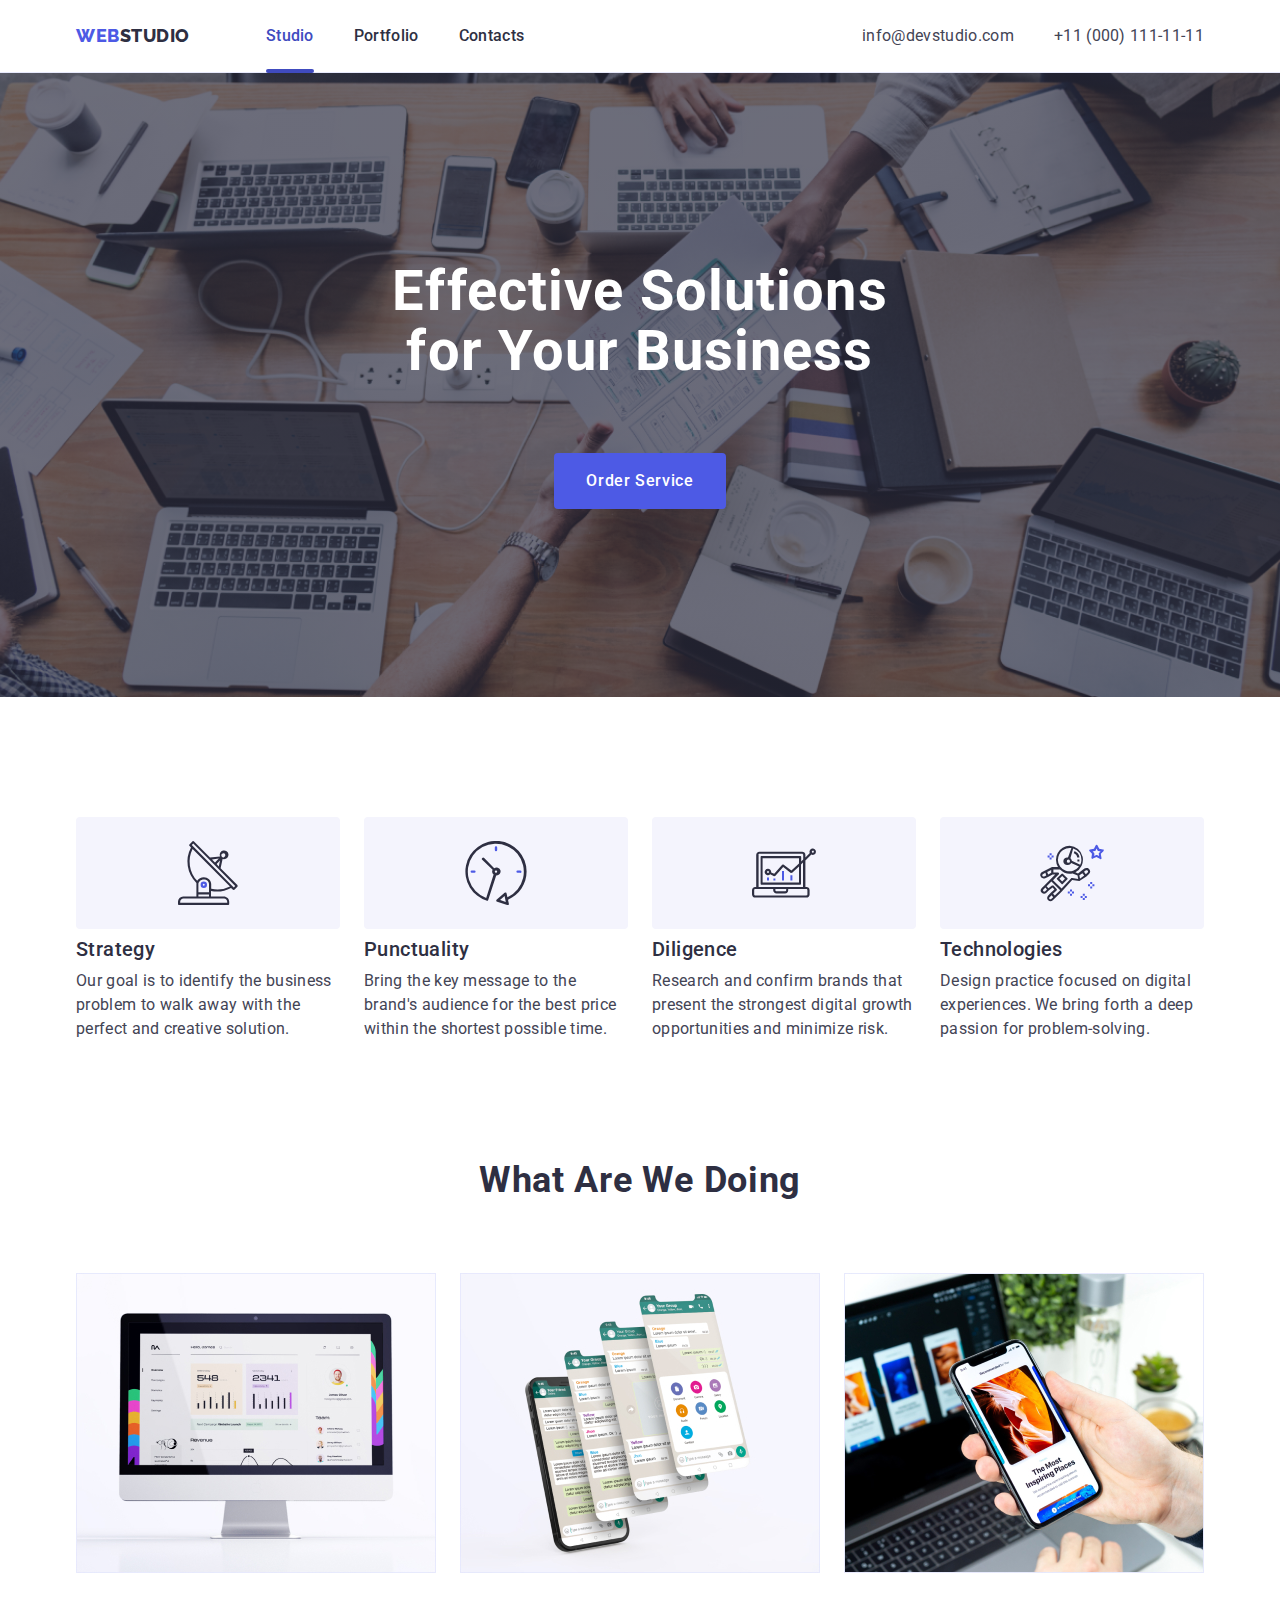
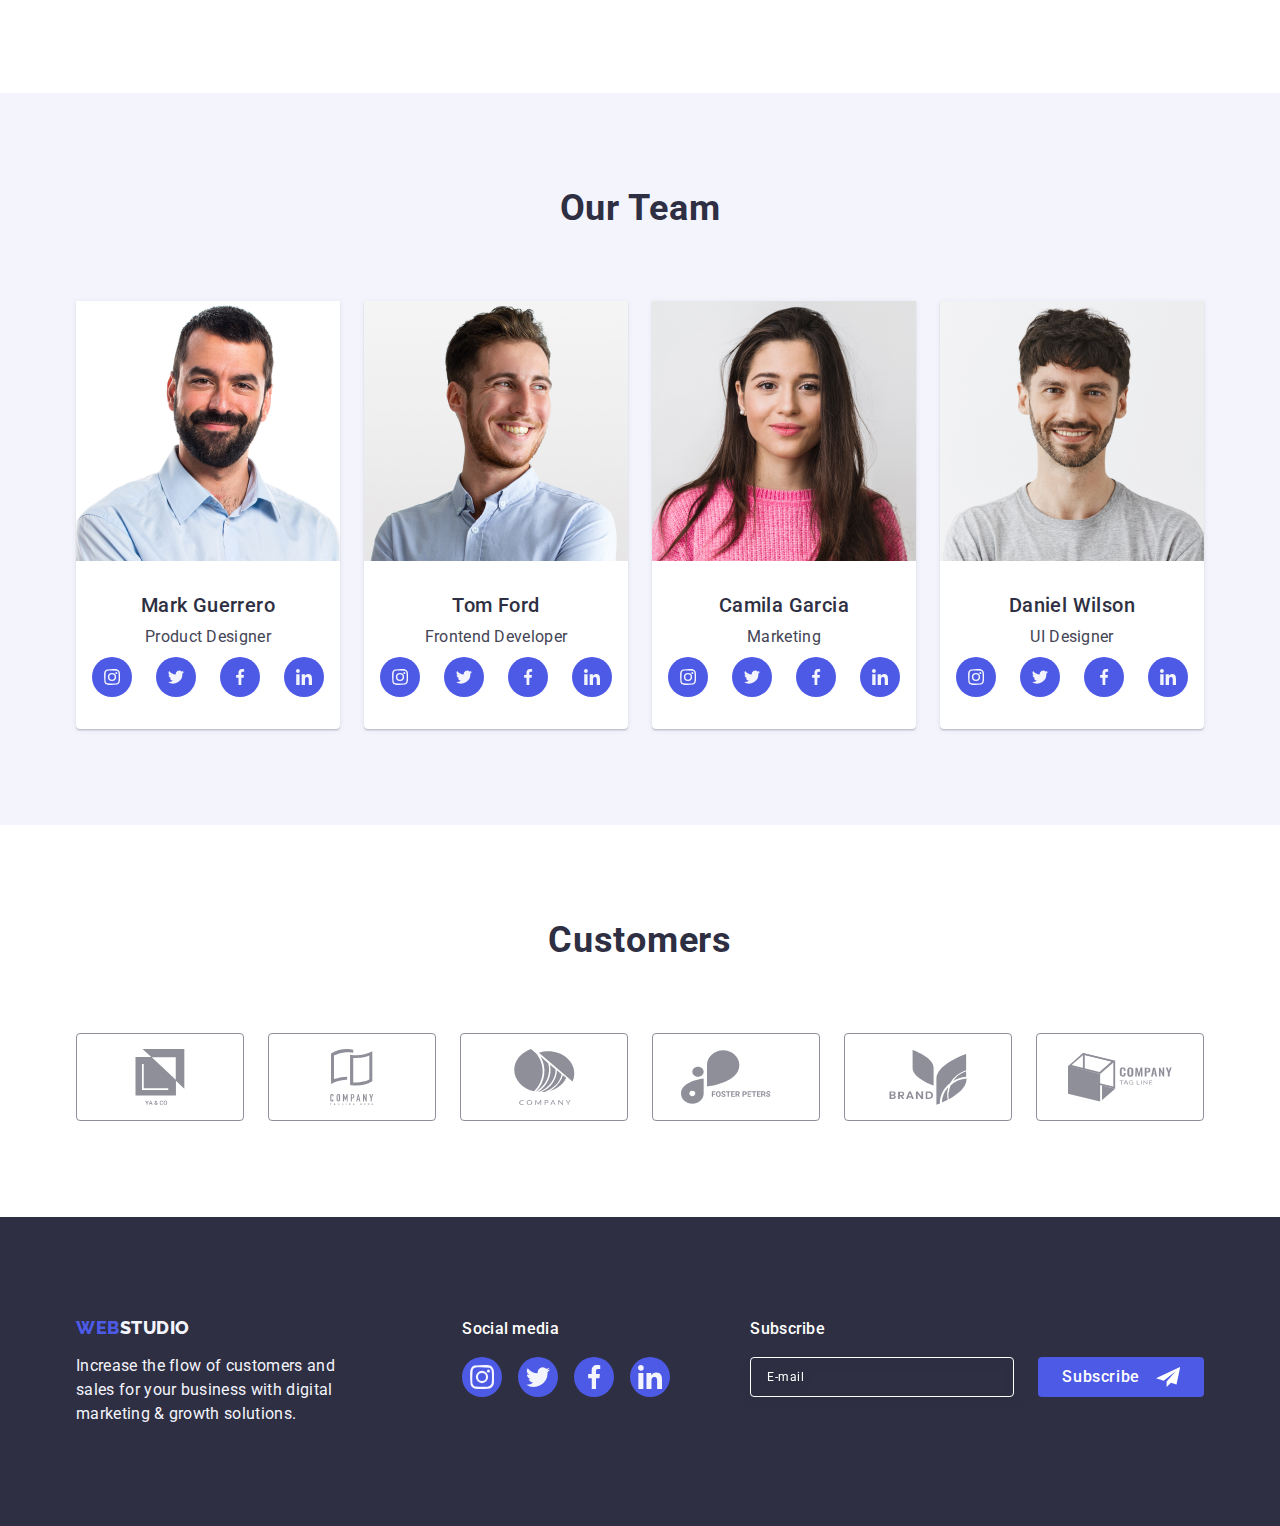
<file: index.html>
<!DOCTYPE html>
<html lang="en">
<head>
    <meta charset="UTF-8">
    <meta http-equiv="X-UA-Compatible" content="IE=edge">
    <meta name="viewport" content="width=device-width, initial-scale=1.0">
    <title>Document</title>

    <link rel="preconnect" href="https://fonts.googleapis.com">
    <link rel="preconnect" href="https://fonts.gstatic.com" crossorigin>
    <link href="https://fonts.googleapis.com/css2?family=Montserrat:wght@400;600&family=Raleway:wght@600;800&family=Roboto:wght@400;500;700&display=swap" rel="stylesheet">
    <link rel="stylesheet" href="https://cdnjs.cloudflare.com/ajax/libs/modern-normalize/2.0.0/modern-normalize.min.css">
    <link rel="stylesheet" href="./css/style.css">  
    <link rel="stylesheet" href="./css/media.css">
</head>
     
<body>
    <header class="header">

        <div class="display container">
            <nav class="nav-menu">
                <a class="logo link" href="./index.html">Web<span class="logo-upper">Studio</span></a>
            
                <ul class="menu-list list">
                    <li><a class="nav-bar current link" href="./index.html">Studio</a></li>
                    <li><a class="nav-bar link" href="./portfolio.html">Portfolio</a></li>
                    <li><a class="nav-bar link" href="">Contacts</a></li>
                </ul>
            </nav>
             
            <address class="address">
                <ul class="contact-list list">
                    <li><a class="contact link" href="mailto:info@devstudio.com">info@devstudio.com</a></li>
                    <li><a class="contact link" href="tel:+110001111111">+11 (000) 111-11-11</a></li>
                </ul>
            </address>

        
            <button type="button" class="menu-btn" data-menu-open><svg class="menu-icon" width="32" height="22">
                <use href="./images/icons.svg#icon-menu-hamburger-2-1"></use>
            </svg></button>
         
        </div>

        <div class="mob-menu is-hidden" data-menu>
           <div>
             <button type="button" class="menu-close" data-menu-close>
                 <svg class="close-icon" width="8" height="8">
                     <use href="./images/icons.svg#icon-Vector-1"></use>
                 </svg>
             </button>
            
             <ul class="menu-bar-list list">
                 <li class="menu-bar-item"><a class="menu-bar-link current link" href="./index.html">Studio</a></li>
                 <li class="menu-bar-item"><a class="menu-bar-link link" href="./portfolio.html">Portfolio</a></li>
                 <li class="menu-bar-item"><a class="menu-bar-link link" href="">Contacts</a></li>
             </ul>
           </div>

           <div>
             <ul class="menu-contact-list list">
                 <li><a class="menu-contact-tel link" href="tel:+110001111111">+11 (000) 111-11-11</a></li>
                 <li><a class="menu-contact-mail link" href="mailto:info@devstudio.com">info@devstudio.com</a></li>
            </ul>
            
             <ul class="menu-soc-list list">
                 <li class="menu-soc-icon"><a href="" class="menu-soc-link link" target="_blank" rel="noopener noreferrer">
                         <svg class="soc-icon" width="16" height="16">
                             <use href="./images/icons.svg#icon-instagram"></use>
                         </svg> </a></li>
                 <li class="menu-soc-icon"><a href="" class="menu-soc-link link" target="_blank" rel="noopener noreferrer">
                         <svg class="soc-icon" width="16" height="16">
                             <use href="./images/icons.svg#icon-twitter"></use>
                         </svg> </a></li>
                 <li class="menu-soc-icon"><a href="" class="menu-soc-link link" target="_blank" rel="noopener noreferrer">
                         <svg class="soc-icon" width="16" height="16">
                             <use href="./images/icons.svg#icon-facebook"></use>
                         </svg> </a></li>
                 <li class="menu-soc-icon"><a href="" class="menu-soc-link link" target="_blank" rel="noopener noreferrer">
                         <svg class="soc-icon" width="16" height="16">
                             <use href="./images/icons.svg#icon-linkedin"></use>
                         </svg> </a></li>
             </ul>
           </div>
        </div> 
    </header>

    <main>

        <section class="main-page">
            <div class="first-section container">
                <h1 class="main-page-title">Effective Solutions for Your Business</h1>
                <button class="main-page-button" type="button" data-modal-open>Order Service</button>
            </div>
        </section>
    
        <section class="second-section">
            <div class="container">
             <h2 class="visually-hidden solutions">Solutions</h2>
        
             <ul class="solutions-guide list">
                 
                <li class="strategy">
                   <div class="strategy-items"> 
                        <svg class="strategy-icons" width="64" height="64">
                        <use href="./images/icons.svg#icon-antenna"></use>
                        </svg>
                    </div>
                   <h3 class="solutions-title">Strategy</h3>
                     <p class="solutions-text">Our goal is to identify the business problem to walk away with the perfect and creative solution. 
                     </p>
                 </li>
             
                 <li class="strategy">
                    <div class="strategy-items"> 
                        <svg class="strategy-icons" width="64" height="64">
                        <use href="./images/icons.svg#icon-clock"></use>
                    </svg></div>
                     <h3 class="solutions-title">Punctuality</h3>
                     <p class="solutions-text">Bring the key message to the brand's audience for the best price within the shortest possible time.
                     </p>
                 </li>
                         
                 <li class="strategy">
                    <div class="strategy-items"> 
                        <svg class="strategy-icons" width="64" height="64">
                        <use href="./images/icons.svg#icon-diagram"></use>
                    </svg> </div>
                     <h3 class="solutions-title">Diligence</h3>
                     <p class="solutions-text">Research and confirm brands that present the strongest digital growth opportunities and minimize risk.  
                     </p>
                 </li>
             
                 <li class="strategy">
                    <div class="strategy-items"> 
                        <svg class="strategy-icons" width="64" height="64">
                        <use href="./images/icons.svg#icon-astronaut"></use>
                    </svg></div>        
                     <h3 class="solutions-title">Technologies</h3>
                     <p class="solutions-text">Design practice focused on digital experiences. We bring forth a deep passion for problem-solving.
                     </p>
                 </li>
             </ul>
            </div>
        </section>
       
    
        <section class="third-section">
            <div class="container">

             <h2 class="offer list">What are we doing</h2>
        
             <ul class="possibilities list">

                 <li class="block"><img src="./images/section3-1.jpg" alt="Monitor" width="360"></li>
                 <li class="block"><img src="./images/section3-2.jpg" alt="Phone" width="360"></li>
                 <li class="block"><img src="./images/section3-3.jpg" alt="Phone-in-hand" width="360"></li>
             </ul>
            </div>
        </section>
    
        <section class="our-team">
            <div class="container">
                <h2 class="team-title list">Our Team</h2>
            
                <ul class="team-members list">
            
                    <li class="team">
                        <img src="./images/our-team1.jpg" alt="Mark Guerrero" width="264">
                        <div class="hero">
                            <h3 class="team-name">Mark Guerrero</h3>
                            <p class="job-text">Product Designer</p>

                            <ul class="team-soc-list list">
                                <li class="team-soc-icon"><a href="" class="team-soc-link link" target="_blank" rel="noopener noreferrer"> 
                                    <svg class="soc-icon" width="16" height="16">
                                    <use href="./images/icons.svg#icon-instagram"></use>
                                </svg> </a></li>
                                <li class="team-soc-icon"><a href="" class="team-soc-link link" target="_blank" rel="noopener noreferrer"> 
                                    <svg class="soc-icon" width="16" height="16">
                                    <use href="./images/icons.svg#icon-twitter"></use>
                                </svg> </a></li>
                                <li class="team-soc-icon"><a href="" class="team-soc-link link" target="_blank" rel="noopener noreferrer"> 
                                    <svg class="soc-icon" width="16" height="16">
                                    <use href="./images/icons.svg#icon-facebook"></use>
                                </svg> </a></li>
                                <li class="team-soc-icon" ><a href="" class="team-soc-link link" target="_blank" rel="noopener noreferrer"> 
                                    <svg class="soc-icon" width="16" height="16">
                                    <use href="./images/icons.svg#icon-linkedin"></use>
                                </svg> </a></li>
                            </ul>
  
                        </div>
                    </li>
                
                    <li class="team">
                        <img src="./images/our-team2.jpg" alt="Tom Ford" width="264">
                        <div class="hero">
                            <h3 class="team-name">Tom Ford</h3>
                            <p class="job-text">Frontend Developer</p>
                        <ul class="team-soc-list list">
                            <li class="team-soc-icon"><a href="" class="team-soc-link link" target="_blank" rel="noopener noreferrer"> 
                                <svg class="soc-icon" width="16" height="16">
                                <use href="./images/icons.svg#icon-instagram"></use>
                                </svg> </a></li>
                            <li class="team-soc-icon"><a href="" class="team-soc-link link" target="_blank" rel="noopener noreferrer"> 
                                <svg class="soc-icon" width="16" height="16">
                                <use href="./images/icons.svg#icon-twitter"></use>
                            </svg> </a></li>
                            <li class="team-soc-icon"><a href="" class="team-soc-link link" target="_blank" rel="noopener noreferrer"> 
                                <svg class="soc-icon" width="16" height="16">
                                <use href="./images/icons.svg#icon-facebook"></use>
                            </svg> </a></li>
                            <li class="team-soc-icon"><a href="" class="team-soc-link link" target="_blank" rel="noopener noreferrer"> 
                                <svg class="soc-icon" width="16" height="16">
                                <use href="./images/icons.svg#icon-linkedin"></use>
                            </svg> </a></li>
                        </ul>

                        </div> 
                    </li>
                
                    <li class="team">
                        <img src="./images/our-team3.jpg" alt="Camila Garcia" width="264">
                        <div class="hero">
                            <h3 class="team-name">Camila Garcia</h3>
                            <p class="job-text">Marketing</p>
                        <ul class="team-soc-list list">
                            <li class="team-soc-icon"><a href="" class="team-soc-link link" target="_blank" rel="noopener noreferrer"> 
                                <svg class="soc-icon" width="16" height="16">
                                <use href="./images/icons.svg#icon-instagram"></use>
                            </svg> </a></li>
                            <li class="team-soc-icon"><a href="" class="team-soc-link link" target="_blank" rel="noopener noreferrer"> 
                                <svg class="soc-icon" width="16" height="16">
                                <use href="./images/icons.svg#icon-twitter"></use>
                            </svg> </a></li>
                            <li class="team-soc-icon"><a href="" class="team-soc-link link" target="_blank" rel="noopener noreferrer"> 
                                <svg class="soc-icon" width="16" height="16">
                                <use href="./images/icons.svg#icon-facebook"></use>
                            </svg> </a></li>
                            <li class="team-soc-icon"><a href="" class="team-soc-link link" target="_blank" rel="noopener noreferrer"> 
                                <svg class="soc-icon" width="16" height="16">
                                <use href="./images/icons.svg#icon-linkedin"></use>
                            </svg> </a></li>
                        </ul>

                        </div> 
                    </li>
                
                    <li class="team">
                        <img src=".//images/our-team4.jpg" alt="Daniel Wilson" width="264">
                        <div class="hero">
                            <h3 class="team-name">Daniel Wilson</h3>
                            <p class="job-text">UI Designer</p>
                        <ul class="team-soc-list list">
                            <li class="team-soc-icon"><a href="" class="team-soc-link link" target="_blank" rel="noopener noreferrer"> 
                                <svg class="soc-icon" width="16" height="16">
                                <use href="./images/icons.svg#icon-instagram"></use>
                            </svg> </a></li>
                            <li class="team-soc-icon"><a href="" class="team-soc-link link" target="_blank" rel="noopener noreferrer"> 
                                <svg class="soc-icon" width="16" height="16">
                                <use href="./images/icons.svg#icon-twitter"></use>
                            </svg> </a></li>
                            <li class="team-soc-icon"><a href="" class="team-soc-link link" target="_blank" rel="noopener noreferrer"> 
                                <svg class="soc-icon" width="16" height="16">
                                <use href="./images/icons.svg#icon-facebook"></use>
                            </svg> </a></li>
                            <li class="team-soc-icon"><a href="" class="team-soc-link link" target="_blank" rel="noopener noreferrer"> 
                                <svg class="soc-icon" width="16" height="16">
                                <use href="./images/icons.svg#icon-linkedin"></use>
                            </svg> </a></li>
                        </ul>

                        </div>
                    </li>
                </ul>
            </div>
        </section>
   
        <section class="section-five">
            <div class="customers container">
                <h2 class="cust-title">Customers</h2>
                <ul class="about list">
                    <li class="about-link">
                        <a href="" class="customer-link link">
                            <svg class="cust-icon" width="110" height="56">
                                <use href="./images/icons.svg#icon-group"></use>
                            </svg>
                        </a>
                    </li>
                    <li class="about-link">
                        <a href="" class="customer-link link">
                            <svg class="cust-icon" width="110" height="56">
                                <use href="./images/icons.svg#icon-group-1"></use>
                            </svg>
                        </a>
                    </li>
                    <li class="about-link">
                        <a href="" class="customer-link link">
                            <svg class="cust-icon" width="110" height="56">
                                <use href="./images/icons.svg#icon-group-2"></use>
                            </svg>
                        </a>
                    </li>
                    <li class="about-link">
                        <a href="" class="customer-link link">
                            <svg class="cust-icon" width="110" height="56">
                                <use href="./images/icons.svg#icon-group-3"></use>
                            </svg>
                        </a>
                    </li>
                    <li class="about-link">
                        <a href="" class="customer-link link">
                            <svg class="cust-icon" width="110" height="56">
                                <use href="./images/icons.svg#icon-group-5"></use>
                            </svg>
                        </a>
                    </li>
                    <li class="about-link">
                        <a href="" class="customer-link link">
                            <svg class="cust-icon" width="104" height="56">
                                <use href="./images/icons.svg#icon-group-6"></use>
                            </svg>
                        </a>
                    </li>
                </ul>
            </div>
        </section>
        
    </main>

    <footer class="footer">

       <div class="footer-content container">
           <div class="logo-soc-content">
             <div class="logo-box">
                 <a class="logo-bottom link" href="./index.html">Web<span class="logo-lower">Studio</span></a>
                 <p class="footer-text">Increase the flow of customers and sales for your business with digital marketing & growth solutions.
                 </p> 
             </div>
             <div class="social-box">
                 <p class="footer-title">Social media</p>
                 <ul class="footer-soc-list list">
                     <li class="footer-soc-icon"><a href="" class="footer-soc-link link" target="_blank" rel="noopener noreferrer">
                             <svg class="footer-icon" width="24" height="24">
                                 <use href="./images/icons.svg#icon-instagram"></use>
                             </svg> </a></li>
                     <li class="footer-soc-icon"><a href="" class="footer-soc-link link" target="_blank" rel="noopener noreferrer">
                             <svg class="footer-icon" width="24" height="24">
                                 <use href="./images/icons.svg#icon-twitter"></use>
                             </svg> </a></li>
                     <li class="footer-soc-icon"><a href="" class="footer-soc-link link" target="_blank" rel="noopener noreferrer">
                             <svg class="footer-icon" width="24" height="24">
                                 <use href="./images/icons.svg#icon-facebook"></use>
                             </svg> </a></li>
                     <li class="footer-soc-icon"><a href="" class="footer-soc-link link" target="_blank" rel="noopener noreferrer">
                             <svg class="footer-icon" width="24" height="24">
                                 <use href="./images/icons.svg#icon-linkedin"></use>
                             </svg> </a></li>
                 </ul>
             </div>
           </div>

            <div class="modal-box">
                <p class="footer-subscribe">Subscribe</p>
                <form class="footer-form">
                    <label for="user-e-mail" class="footer-modal-label">
                    <input type="email" name="user-e-mail" id="user-e-mail"
                    class="footer-box-input" placeholder="E-mail" required></label>

                    <button type="submit" class="subscribe-btn">Subscribe 
                        <svg class="subscribe-icon" width="24" height="24">
                            <use href="./images/icons.svg#icon-icon-send"></use>
                        </svg> 
                    </button>
                </form>
            </div>
        </div>
    </footer>


    
    <div class="overlay is-hidden" data-modal>
        <div class="modal">
            <button type="button" class="modal-close" data-modal-close>
                <svg class="close-icon" width="8" height="8">
                    <use href="./images/icons.svg#icon-Vector-1"></use>
                </svg>
            </button>
        

            <p class="modal-title">Leave your contacts and we will call you back</p>
        
        <form class="modal-form">
            <div class="input-field">
                    <label for="user-name" class="input-label">Name</label>
                <div class="modal-wrap">
                    <input 
                    type="text" 
                    name="user-name" 
                    id="user-name"
                    class="modal-input" 
                    required>
                    <svg class="modal-icon" width="18" height="24">
                        <use href="./images/icons.svg#icon-person-black"></use>
                    </svg>
                </div>
            </div>
            <div class="input-field">
                <label for="user-phone" class="input-label">Phone</label>
                <div class="modal-wrap">
                    <input type="text" name="user-phone" 
                    id="user-phone" class="modal-input" required>
                    <svg class="modal-icon" width="18" height="24">
                        <use href="./images/icons.svg#icon-Vector-5-1"></use>
                    </svg>
                </div>
            </div>
            <div class="input-field">
                <label for="user-email" class="input-label">Email</label>
                <div class="modal-wrap">
                    <input type="text" name="user-email" 
                    id="user-email" class="modal-input">
                    <svg class="modal-icon" width="18" height="24">
                        <use href="./images/icons.svg#icon-Vector-4-1"></use>
                    </svg>
                </div>
            </div>

            <div class="input-comment">
                <label for="user-comment" class="input-label">Comment</label>
                <textarea name="user-comment" id="user-comment" class="modal-comment" placeholder="Text input"></textarea>
            </div>

            <div class="input-checkbox">
                <input class="modal-check visually-hidden" 
                type="checkbox" 
                id="user-privacy" 
                name="user-privacy" 
                value="true">
                <label for="user-privacy" class="check-text">
                    <span class="checkbox-span">
                        <svg class="check-icon" width="10" height="8">
                            <use href="./images/icons.svg#icon-Vector-3-1"></use>
                        </svg>
                    </span>
                    I accept the terms and conditions of the 
                    <a href="" class="policy-link">Privacy Policy</a>
                </label>
            </div>
            
            <button class="modal-send-btn" type="submit">Send</button>
        
        </form>
        </div>
    </div>
   
    
    <script src="./js/modal.js"></script>
    <script src="./js/menu.js"></script>
</body>
</html>
</file>
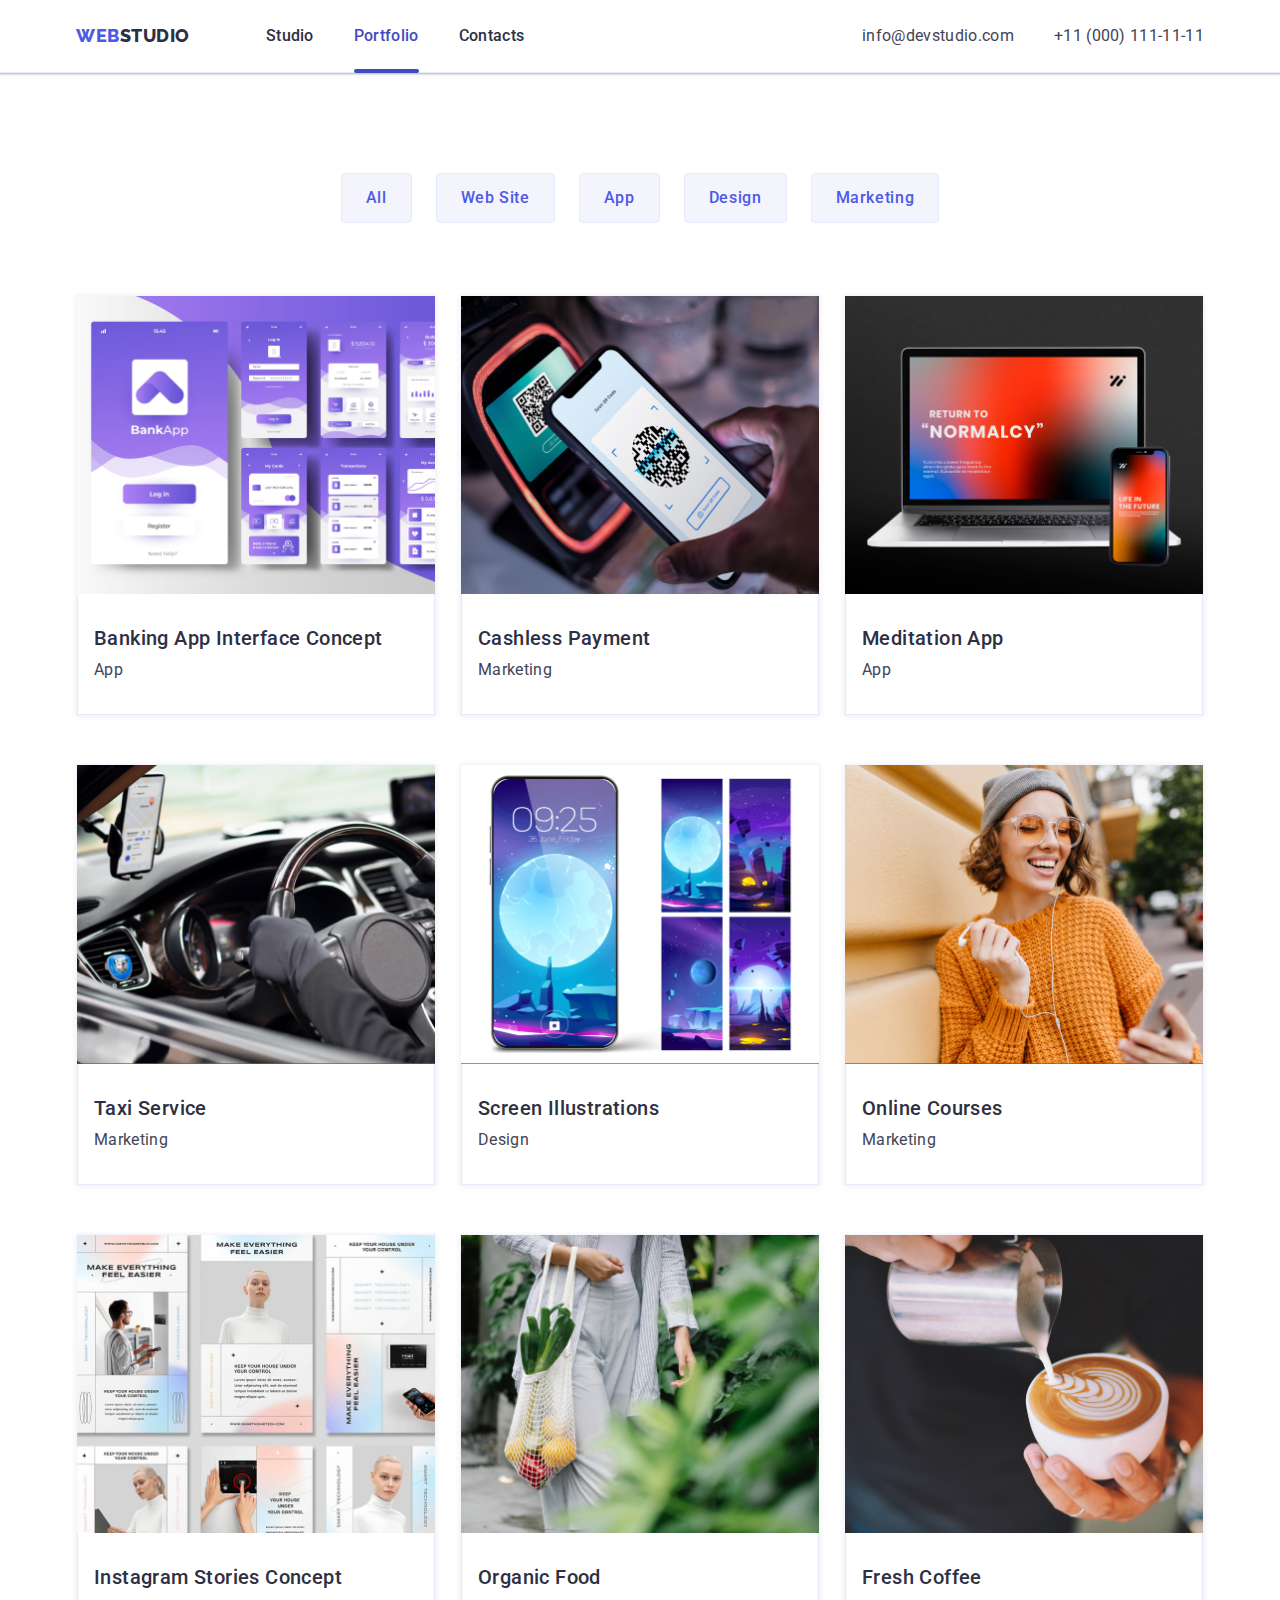
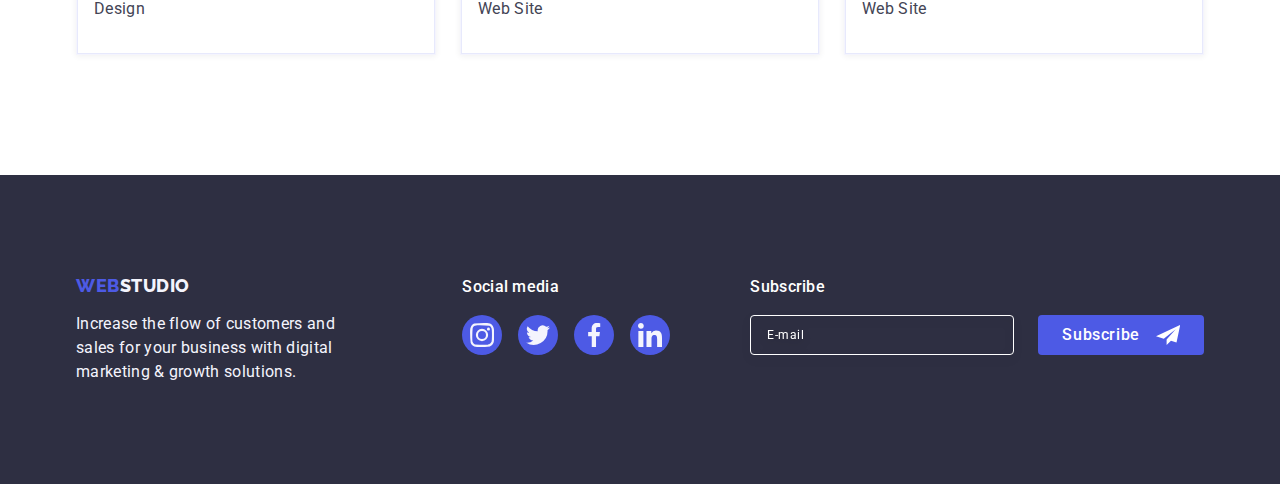
<file: portfolio.html>
<!DOCTYPE html>
<html lang="en">
<head>
    <meta charset="UTF-8">
    <meta http-equiv="X-UA-Compatible" content="IE=edge">
    <meta name="viewport" content="width=device-width, initial-scale=1.0">
    <title>Document</title>
    <link rel="preconnect" href="https://fonts.googleapis.com">
    <link rel="preconnect" href="https://fonts.gstatic.com" crossorigin>
    <link href="https://fonts.googleapis.com/css2?family=Montserrat:wght@400;600&family=Raleway:wght@600;800&family=Roboto:wght@400;500;700&display=swap" rel="stylesheet">
    <link rel="stylesheet" href="https://cdnjs.cloudflare.com/ajax/libs/modern-normalize/2.0.0/modern-normalize.min.css">
    <link rel="stylesheet" href="./css/style.css">
    <link rel="stylesheet" href="./css/media.css">
</head>

<body>
    
    <header class="header">

        <div class="display container">
            <nav class="nav-menu">
                <a class="logo link" href="./index.html">Web<span class="logo-upper">Studio</span></a>
            
                <ul class="menu-list list">
                    <li><a class="nav-bar link" href="./index.html">Studio</a></li>
                    <li><a class="nav-bar current link" href="./portfolio.html">Portfolio</a></li>
                    <li><a class="nav-bar link" href="">Contacts</a></li>
                </ul>
            </nav>
            
            <address class="address">
                <ul class="contact-list list ">
                    <li><a class="contact link" href="mailto:info@devstudio.com">info@devstudio.com</a></li>
                    <li><a class="contact link" href="tel:+110001111111">+11 (000) 111-11-11</a></li>
                </ul>
            </address>

            <button type="button" class="menu-btn" data-menu-open><svg class="menu-icon" width="32" height="22">
                    <use href="./images/icons.svg#icon-menu-hamburger-2-1"></use>
                </svg></button>
        </div>

    </header>

    <main>
        
        <section class="portfolio-section">
            <div class="container">
                <h1 class="visually-hidden">Button</h1>
            
                <ul class="menu-portfolio list">
                    <li><button class="button-portfolio" type="button">All</button></li>
                    <li><button class="button-portfolio" type="button">Web Site</button></li>
                    <li><button class="button-portfolio" type="button">App</button></li>
                    <li><button class="button-portfolio" type="button">Design</button></li>
                    <li><button class="button-portfolio" type="button">Marketing</button></li>
                </ul>
                        
                <ul class="services list">
                    <li class="servis-portfolio">
                        <a class="image-link link" href=""> 
                            <div class="portfolio-cover-wrap">
                                <img src="./images/Portfolio0.jpg" alt="BankingApp" width="360">
                                <p class="portfolio-cover-text">14 Stylish and User-Friendly App Design Concepts · Task Manager App · Calorie Tracker App · Exotic Fruit Ecommerce App ·
                                    Cloud Storage App</p>
                            </div>
                            <div class="tools">
                                <h2 class="services-title">Banking App Interface Concept</h2>
                                <p class="services-text">App</p>
                            </div>
                        </a>
                    </li>
                    <li class="servis-portfolio">
                        <a class="image-link link" href="">
                            <div class="portfolio-cover-wrap">
                                <img src="./images/Portfolio1.jpg" alt="CashlessPayment" width="360">
                                <p class="portfolio-cover-text">14 Stylish and User-Friendly App Design Concepts · Task Manager App · Calorie Tracker
                                    App · Exotic Fruit Ecommerce App · Cloud Storage App</p>
                            </div>
                            <div class="tools">
                                <h2 class="services-title">Cashless Payment</h2>
                                <p class="services-text">Marketing</p>
                            </div>
                        </a>
                    </li>
                    <li class="servis-portfolio">
                        <a class="image-link link" href="">
                            <div class="portfolio-cover-wrap">
                                <img src="./images/Portfolio2.jpg" alt="MeditationApp" width="360">
                                <p class="portfolio-cover-text">14 Stylish and User-Friendly App Design Concepts · Task Manager App · Calorie Tracker
                                    App · Exotic Fruit Ecommerce App ·
                                    Cloud Storage App</p>
                            </div>
                            <div class="tools">
                                <h2 class="services-title">Meditation App</h2>
                                <p class="services-text">App</p>
                            </div>
                        </a>
                    </li>
                    <li class="servis-portfolio">
                        <a class="image-link link" href="">
                            <div class="portfolio-cover-wrap">
                                <img src="./images/Portfolio3.jpg" alt="TaxiService" width="360">
                                <p class="portfolio-cover-text">14 Stylish and User-Friendly App Design Concepts · Task Manager App · Calorie Tracker
                                App · Exotic Fruit Ecommerce App ·
                                Cloud Storage App</p>
                            </div>
                            <div class="tools">
                             <h2 class="services-title">Taxi Service</h2>
                             <p class="services-text">Marketing</p>
                           </div>
                        </a>
                    </li>
                    <li class="servis-portfolio">
                        <a class="image-link link" href="">
                            <div class="portfolio-cover-wrap">
                                <img src="./images/Portfolio4.jpg" alt="ScreenIllustrations" width="360">
                                <p class="portfolio-cover-text">14 Stylish and User-Friendly App Design Concepts · Task Manager App · Calorie Tracker
                                    App · Exotic Fruit Ecommerce App ·
                                    Cloud Storage App</p>
                            </div>
                            <div class="tools">
                                <h2 class="services-title">Screen Illustrations</h2>
                                <p class="services-text">Design</p>
                            </div>
                        </a>
                    </li>
                    <li class="servis-portfolio">
                        <a class="image-link link" href="">
                          <div class="portfolio-cover-wrap">
                              <img src="./images/Portfolio5.jpg" alt="OnlineCourses" width="360">
                              <p class="portfolio-cover-text">14 Stylish and User-Friendly App Design Concepts · Task Manager App · Calorie Tracker
                                  App · Exotic Fruit Ecommerce App ·
                                  Cloud Storage App</p>
                              
                          </div>
                            <div class="tools">
                                <h2 class="services-title">Online Courses</h2>
                                <p class="services-text">Marketing</p>
                            </div>
                        </a>
                    </li>
                    <li class="servis-portfolio">
                        <a class="image-link link" href="">
                            <div class="portfolio-cover-wrap">
                                <img src="./images/Portfolio6.jpg" alt="Instagram" width="360">
                                <p class="portfolio-cover-text">14 Stylish and User-Friendly App Design Concepts · Task Manager App · Calorie Tracker
                                    App · Exotic Fruit Ecommerce App ·
                                    Cloud Storage App</p>
                            </div>
                            <div class="tools"> 
                                <h2 class="services-title">Instagram Stories Concept</h2>
                                <p class="services-text">Design</p>
                            </div>
                        </a>
                    </li>
                    <li class="servis-portfolio">
                        <a class="image-link link" href="">
                            <div class="portfolio-cover-wrap">
                                <img src="./images/Portfolio7.jpg" alt="OrganicFood" width="360">
                                <p class="portfolio-cover-text">14 Stylish and User-Friendly App Design Concepts · Task Manager App · Calorie Tracker
                                    App · Exotic Fruit Ecommerce App ·
                                    Cloud Storage App</p>
                            </div>
                            <div class="tools">    
                                <h2 class="services-title">Organic Food</h2>
                                <p class="services-text">Web Site</p>
                            </div>
                        </a>
                    </li>
                    <li class="servis-portfolio">
                        <a class="image-link link" href="">
                            <div class="portfolio-cover-wrap">
                                <img src="./images/Portfolio8.jpg" alt="FreshCoffee" width="360">
                                <p class="portfolio-cover-text">14 Stylish and User-Friendly App Design Concepts · Task Manager App · Calorie Tracker
                                    App · Exotic Fruit Ecommerce App ·
                                    Cloud Storage App</p>
                            </div>
                            <div class="tools">    
                                <h2 class="services-title">Fresh Coffee</h2>
                                <p class="services-text">Web Site</p>
                            </div>
                        </a>
                    </li>
                </ul>
            </div>
        </section>
        
    </main>

    <footer class="footer">
    
        <div class="footer-content container">
            <div class="logo-soc-content">
                <div class="logo-box">
                    <a class="logo-bottom link" href="./index.html">Web<span class="logo-lower">Studio</span></a>
                    <p class="footer-text">Increase the flow of customers and sales for your business with digital marketing &
                        growth solutions.
                    </p>
                </div>
                
                <div class="social-box">
                    <p class="footer-title">Social media</p>
                    <ul class="footer-soc-list list">
                        <li class="footer-soc-icon"><a href="" class="footer-soc-link link" target="_blank"
                                rel="noopener noreferrer">
                                <svg class="footer-icon" width="24" height="24">
                                    <use href="./images/icons.svg#icon-instagram"></use>
                                </svg> </a></li>
                        <li class="footer-soc-icon"><a href="" class="footer-soc-link link" target="_blank"
                                rel="noopener noreferrer">
                                <svg class="footer-icon" width="24" height="24">
                                    <use href="./images/icons.svg#icon-twitter"></use>
                                </svg> </a></li>
                        <li class="footer-soc-icon"><a href="" class="footer-soc-link link" target="_blank"
                                rel="noopener noreferrer">
                                <svg class="footer-icon" width="24" height="24">
                                    <use href="./images/icons.svg#icon-facebook"></use>
                                </svg> </a></li>
                        <li class="footer-soc-icon"><a href="" class="footer-soc-link link" target="_blank"
                                rel="noopener noreferrer">
                                <svg class="footer-icon" width="24" height="24">
                                    <use href="./images/icons.svg#icon-linkedin"></use>
                                </svg> </a></li>
                    </ul>
            </div>
            </div>

            <div class="modal-box">
                <p class="footer-subscribe">Subscribe</p>
                <form class="footer-form">
                    <label for="user-e-mail" class="footer-modal-label">
                        <input type="email" name="user-e-mail" id="user-e-mail" class="footer-box-input"
                            placeholder="E-mail"></label>
            
                    <button type="submit" class="subscribe-btn">Subscribe
                        <svg class="subscribe-icon" width="24" height="24">
                            <use href="./images/icons.svg#icon-icon-send"></use>
                        </svg>
                    </button>
                </form>
            </div>
        </div>
    
    </footer>

</body>
</html>
</file>
<file: css/style.css>
p,
h1,
h2,
h3 {
  margin: 0;
}
body {
  font-family: "Roboto", sans-serif;
  color: #434455;
  background-color: #ffffff;
}
.container {
  max-width: 426px;
  padding-left: 15px;
  padding-right: 15px;
  margin-left: auto;
  margin-right: auto;
}

.visually-hidden {
  position: absolute;
  width: 1px;
  height: 1px;
  margin: -1px;
  border: 0;
  padding: 0;
  white-space: nowrap;
  clip-path: inset(100%);
  clip: rect(0 0 0 0);
  overflow: hidden;
}
.link {
  text-decoration: none;
}

.list {
  list-style: none;
  padding: 0;
  margin: 0;
}

/* -------header------ */
.header {
  border-bottom: 1px solid #e7e9fc;
  box-shadow: 0px 2px 1px rgba(46, 47, 66, 0.08),
    0px 1px 1px rgba(46, 47, 66, 0.16), 0px 1px 6px rgba(46, 47, 66, 0.08);
}
.display {
  display: flex;
  height: 70px;
}
.nav-menu {
  display: flex;
  align-items: center;
}
.logo {
  font-family: "Raleway", sans-serif;
  font-weight: 800;
  font-size: 18px;
  line-height: 1.17;
  letter-spacing: 0.03em;
  text-transform: uppercase;
  color: #4d5ae5;
}
.menu-btn {
  margin-left: auto;
  background-color: #ffffff;
  border: none;
}
.logo-upper {
  color: #2e2f42;
}
.logo-lower {
  color: #f4f4fd;
}
.nav-bar {
  display: none;
}
.menu-list {
  display: none;
}
.contact-list {
  display: none;
}

.menu-icon {
  stroke: #2e2f42;
}
/* -----------mob-menu------------ */
.mob-menu {
  width: 100vw;
  height: 100vh;
  position: fixed;
  top: 0;
  background-color: #ffffff;
  padding: 24px 24px 40px 40px;
  display: flex;
  flex-direction: column;
  justify-content: space-between;
  overflow: auto;
}
.menu-close {
  display: flex;
  align-items: center;
  justify-content: center;
  top: 24px;
  right: 24px;
  width: 24px;
  height: 24px;
  border-radius: 50%;
  background: #e7e9fc;
  border: 1px solid rgba(0, 0, 0, 0.1);
  margin-left: auto;
  margin-bottom: 32px;
  transition: background-color 250ms cubic-bezier(0.4, 0, 0.2, 1),
    border 250ms cubic-bezier(0.4, 0, 0.2, 1);
}

.menu-bar-item {
  margin-bottom: 40px;
}
.menu-bar-link {
  font-size: 36px;
  font-weight: 700;
  line-height: 40px;
  letter-spacing: 0.72px;
  color: #2e2f42;
}

.menu-contact-tel {
  display: block;
  color: #4d5ae5;
  font-size: 36px;
  font-family: Roboto;
  font-weight: 700;
  line-height: 40px;
  letter-spacing: 0.72px;
  text-transform: capitalize;
  margin-bottom: 40px;
}
.menu-contact-mail {
  display: block;
  color: #434455;
  font-size: 20px;
  font-family: Roboto;
  font-weight: 500;
  line-height: 24px;
  letter-spacing: 0.4px;
  margin-bottom: 48px;
}

.menu-soc-list {
  display: flex;
  justify-content: space-around;
  gap: 24px;
}
.menu-soc-icon {
  width: 40px;
  height: 40px;
}
.menu-soc-link {
  width: 100%;
  height: 100%;
  background-color: #4d5ae5;
  border-radius: 50%;
  display: flex;
  align-items: center;
  justify-content: center;
  transition: background-color 250ms cubic-bezier(0.4, 0, 0.2, 1);
}

/* -----------main---------- */

/* -----------section 1---------- */

img {
  display: block;
  width: 100%;
  max-width: 100%;
  height: auto;
}

.main-page {
  padding: 112px 0;
  max-width: 428px;
  margin: 0 auto;
  background: #2e2f42;
  background-image: linear-gradient(
      rgba(46, 47, 66, 0.7),
      rgba(46, 47, 66, 0.7)
    ),
    url(../images/Dark-bg.jpg);
  background-repeat: no-repeat;
  background-position: center;
  background-size: cover;
}

.main-page-title {
  max-width: 320px;
  font-family: "Roboto";
  font-size: 36px;
  font-family: Roboto;
  font-weight: 700;
  line-height: 40px;
  letter-spacing: 0.72px;
  text-align: center;
  letter-spacing: 0.02em;
  color: #ffffff;
  margin-bottom: 72px;
  margin-left: auto;
  margin-right: auto;
}
.main-page-button {
  font-family: "Roboto", sans-serif;
  background-color: #4d5ae5;
  color: #ffffff;
  border-radius: 4px;
  display: block;
  border: none;
  font-weight: 500;
  font-size: 16px;
  line-height: 1.5;
  letter-spacing: 0.04em;
  flex-direction: row;
  padding: 16px 32px;
  gap: 10px;
  cursor: pointer;
  align-items: center;
  min-width: 169px;
  margin-left: auto;
  margin-right: auto;
  transition: background-color 250ms cubic-bezier(0.4, 0, 0.2, 1);
}

.main-page-button:hover,
.main-page-button:focus {
  background: #404bbf;
  color: #ffffff;
}

/* -----------section 2---------- */
.second-section {
  padding: 96px 0;
}

.strategy {
  padding-bottom: 72px;
}
.strategy:last-child {
  padding-bottom: 0;
}
.solutions-title {
  display: flex;
  font-weight: 700;
  font-size: 36px;
  line-height: 1.2;
  letter-spacing: 0.72px;
  color: #2e2f42;
  margin-bottom: 8px;
  align-items: center;
  justify-content: center;
}

.strategy-icons {
  display: none;
}

.solutions-text {
  font-weight: 500;
  font-size: 16px;
  line-height: 1.5;
  letter-spacing: 0.02em;
  color: #434455;
}

/* -----------section 3---------- */
.third-section {
  display: none;
}

/* -----------section 4---------- */

.our-team {
  display: flex;
  background-color: #f4f4fd;
  padding: 96px 0;
}
.team {
  background-color: #ffffff;
  width: 264px;
  border-radius: 0px 0px 4px 4px;
  box-shadow: 0px 1px 6px rgba(46, 47, 66, 0.08),
    0px 1px 1px rgba(46, 47, 66, 0.16), 0px 2px 1px rgba(46, 47, 66, 0.08);
  justify-content: center;
}

.team-members {
  display: flex;
  flex-direction: column;
  gap: 72px;
}

.team-title {
  margin-bottom: 72px;
  font-size: 36px;
  line-height: 1.11;
  text-align: center;
  letter-spacing: 0.02em;
  text-transform: capitalize;
  color: #2e2f42;
}

.hero {
  padding: 32px 16px;
}

.team-name {
  font-family: "Roboto";
  font-style: normal;
  text-align: center;
  margin-bottom: 8px;
  font-weight: 500;
  font-size: 20px;
  line-height: 1.2;
  letter-spacing: 0.02em;
  color: #2e2f42;
}
.job-text {
  font-family: "Roboto";
  font-style: normal;
  text-align: center;
  font-weight: 400;
  font-size: 16px;
  line-height: 1.5;
  letter-spacing: 0.02em;
  color: #434455;
  margin-bottom: 8px;
}

.team-soc-list {
  display: flex;
  justify-content: center;
  gap: 24px;
}

.team-soc-icon {
  width: 40px;
  height: 40px;
}

.soc-icon {
  width: 16px;
  height: 16px;
  fill: #f4f4fd;
}

.team-soc-link {
  width: 100%;
  height: 100%;
  background-color: #4d5ae5;
  border-radius: 50%;
  display: flex;
  align-items: center;
  justify-content: center;
  transition: background-color 250ms cubic-bezier(0.4, 0, 0.2, 1);
}

.team-soc-link:hover,
.team-soc-link:focus {
  background-color: #404bbf;
}

/* -----------section 5---------- */
.section-five {
  padding: 96px 0;
}

.cust-title {
  font-weight: 700;
  font-size: 36px;
  line-height: 1.11;
  text-align: center;
  letter-spacing: 0.02em;
  color: #2e2f42;
  margin-bottom: 72px;
}

.about {
  display: flex;
  flex-wrap: wrap;
  column-gap: 16px;
  row-gap: 72px;
}

.about-link {
  width: calc((100% - 24px) / 2);
}

.customer-link {
  height: 88px;
  border: 1px solid #8e8f99;
  border-radius: 4px;
  display: flex;
  align-items: center;
  justify-content: center;
  color: #8e8f99;
  transition: border-color 250ms cubic-bezier(0.4, 0, 0.2, 1),
    color 250ms cubic-bezier(0.4, 0, 0.2, 1);
}
.customer-link:hover,
.customer-link:focus {
  border-color: #404bbf;
  color: #404bbf;
}

.cust-icon {
  fill: currentColor;
}

/* -----------footer---------- */

.footer {
  background-color: #2e2f42;
  padding: 96px 0;
}

.logo-bottom {
  display: flex;
  align-items: center;
  justify-content: center;
  font-family: "Raleway", sans-serif;
  font-weight: 800;
  font-size: 18px;
  line-height: 1.17;
  letter-spacing: 0.03em;
  text-transform: uppercase;
  color: #4d5ae5;
  margin-bottom: 16px;
}
.social-box {
  display: block;
  margin-left: auto;
  margin-right: auto;
}
.footer-text {
  display: block;
  margin-left: auto;
  margin-right: auto;
  font-weight: 400;
  font-size: 16px;
  line-height: 1.5;
  letter-spacing: 0.02em;
  color: #f4f4fd;
  max-width: 268px;
  margin-bottom: 72px;
}
.footer-title {
  font-family: "Roboto";
  font-style: normal;
  font-weight: 500;
  font-size: 16px;
  line-height: 1.5;
  letter-spacing: 0.02em;
  color: #ffffff;
  margin-bottom: 16px;
  text-align: center;
}
.footer-soc-list {
  display: flex;
  align-items: center;
  justify-content: center;
  gap: 16px;
}
.footer-icon {
  width: 24px;
  height: 24px;
  fill: #f4f4fd;
}
.footer-soc-icon {
  width: 40px;
  height: 40px;
}
.footer-soc-link {
  width: 100%;
  height: 100%;
  background-color: #4d5ae5;
  border-radius: 50%;
  display: flex;
  align-items: center;
  justify-content: center;
  transition: background-color 250ms cubic-bezier(0.4, 0, 0.2, 1);
}

.footer-soc-link:hover {
  background-color: #31d0aa;
}
.footer-soc-link:focus {
  background-color: #31d0aa;
}
/* ---------------footer modal------------ */

.modal-box {
  margin-top: 72px;
}
.footer-subscribe {
  display: block;
  font-weight: 500;
  font-size: 16px;
  line-height: 24px;
  letter-spacing: 0.02em;
  color: #ffffff;
  margin-bottom: 16px;
  text-align: center;
}
.footer-form {
  display: block;
  margin-left: auto;
  margin-right: auto;
}
.footer-box-input {
  max-width: 100%;
  width: 100%;
  height: 40px;
  font-size: 12px;
  line-height: 1.5;
  letter-spacing: 0.04em;
  color: #ffffff;
  border: 1px solid #ffffff;
  filter: drop-shadow(0px 4px 4px rgba(0, 0, 0, 0.15));
  border-radius: 4px;
  background-color: transparent;
  padding: 8px 16px;
  margin-bottom: 16px;
}
.footer-box-input::placeholder {
  color: #ffffff;
}
.subscribe-btn {
  min-width: 165px;
  height: 40px;
  font-family: "Roboto", sans-serif;
  font-size: 16px;
  font-weight: 500;
  line-height: 1.5;
  letter-spacing: 0.04em;
  color: #ffffff;
  background-color: #4d5ae5;
  cursor: pointer;
  padding: 8px 24px;
  border: none;
  border-radius: 4px;
  border-color: transparent;
  display: flex;
  margin-left: auto;
  margin-right: auto;
  align-items: center;
  justify-content: center;
}
.subscribe-btn:hover,
.subscribe-btn:focus {
  background: #404bbf;
  color: #ffffff;
}
.footer-modal-label {
  max-width: 100%;
  width: 100%;
}
.subscribe-icon {
  margin-left: 16px;
}
/* ---------------modal---------------- */

.overlay {
  position: relative;
  width: 100%;
  min-height: 100%;
  position: fixed;
  background: rgba(46, 47, 66, 0.4);
  top: 0;
  transition: opacity 250ms cubic-bezier(0.4, 0, 0.2, 1),
    visibility 250ms cubic-bezier(0.4, 0, 0.2, 1);
}
.is-hidden {
  visibility: hidden;
  opacity: 0;
  pointer-events: none;
}
.modal {
  position: absolute;
  max-width: 392px;
  width: 100%;
  min-height: 584px;
  left: 50%;
  top: 50%;
  transform: translate(-50%, -50%) scale(1);
  background: #fcfcfc;
  box-shadow: 0px 1px 1px rgba(0, 0, 0, 0.14), 0px 1px 3px rgba(0, 0, 0, 0.12),
    0px 2px 1px rgba(0, 0, 0, 0.2);
  border-radius: 4px;
  transition: transform 250ms cubic-bezier(0.4, 0, 0.2, 1);
  padding: 72px 16px 16px 16px;
}
.overlay.is-hidden .modal {
  transform: translate(-50%, -50%) scalex(0);
}
.modal-close {
  position: absolute;
  display: flex;
  align-items: center;
  justify-content: center;
  top: 24px;
  right: 24px;
  width: 24px;
  height: 24px;
  border-radius: 50%;
  background: #e7e9fc;
  border: 1px solid rgba(0, 0, 0, 0.1);
  margin-left: auto;
  padding: 0;
  cursor: pointer;
  transition: background-color 250ms cubic-bezier(0.4, 0, 0.2, 1),
    border 250ms cubic-bezier(0.4, 0, 0.2, 1);
}
.modal-close:hover,
.modal-close:focus,
.modal-close:active {
  background-color: #404bbf;
  fill: #ffffff;
  border: none;
}
.close-icon {
  transition: fill 250ms cubic-bezier(0.4, 0, 0.2, 1);
}

/* --------------modal input--------- */

.modal-title {
  font-weight: 500;
  font-size: 16px;
  line-height: 24px;
  text-align: center;
  letter-spacing: 0.02em;
  color: #2e2f42;
  margin-bottom: 16px;
}
.input-field {
  margin-bottom: 8px;
}
.input-comment {
  margin-bottom: 16px;
}
.modal-wrap {
  position: relative;
}
.modal-input {
  width: 100%;
  height: 40px;
  border: 1px solid rgba(46, 47, 66, 0.4);
  border-radius: 4px;
  background-color: transparent;
  font-size: 14px;
  padding-left: 38px;
  outline: transparent;
  transition: border-color 250ms cubic-bezier(0.4, 0, 0.2, 1);
}

.modal-input:focus {
  border-color: #4d5ae5;
}
.modal-input:focus + .modal-icon {
  fill: #4d5ae5;
}
.modal-comment::placeholder {
  font-weight: 400;
  font-size: 12px;
  line-height: 1.16;
  letter-spacing: 0.04em;
  color: rgba(46, 47, 66, 0.4);
}
.modal-icon {
  position: absolute;
  top: 50%;
  left: 16px;
  transform: translateY(-50%);
  transition: fill 250ms cubic-bezier(0.4, 0, 0.2, 1);
}
.input-label {
  font-weight: 400;
  font-size: 12px;
  line-height: 1.17;
  letter-spacing: 0.04em;
  color: #8e8f99;
  margin-bottom: 4px;
  display: block;
}

.modal-comment {
  width: 100%;
  height: 120px;
  font-size: 12px;
  line-height: 1.17;
  letter-spacing: 0.04em;
  color: rgba(46, 47, 66, 0.4);
  padding: 8px 16px;
  border: 1px solid rgba(46, 47, 66, 0.4);
  border-radius: 4px;
  resize: none;
  outline: transparent;
  background-color: transparent;
  transition: border-color 250ms cubic-bezier(0.4, 0, 0.2, 1);
}
.modal-comment:focus {
  border-color: #4d5ae5;
}
/* --------------modal check-------------- */
.input-checkbox {
  margin-bottom: 24px;
}
.check-text {
  font-weight: 400;
  font-size: 12px;
  line-height: 1.17;
  letter-spacing: 0.04em;
  color: #8e8f99;
  margin-top: 16px;
}
.check-text span {
  display: inline-flex;
  align-items: center;
  justify-content: center;
  width: 16px;
  height: 16px;
  border: 1px solid rgba(46, 47, 66, 0.4);
  border-radius: 2px;
  margin-right: 8px;
  fill: transparent;
  transition: background-color 250ms cubic-bezier(0.4, 0, 0.2, 1),
    border 250ms cubic-bezier(0.4, 0, 0.2, 1),
    fill 250ms cubic-bezier(0.4, 0, 0.2, 1);
}
.modal-check:checked + .check-text span {
  background-color: #404bbf;
  border: none;
  fill: #f4f4fd;
}
.policy-link {
  font-weight: 400;
  font-size: 12px;
  line-height: 1.17;
  letter-spacing: 0.04em;
  color: #4d5ae5;
  margin-left: 5px;
}

/* ----------modal button------------------- */

.modal-send-btn {
  font-family: "Roboto", sans-serif;
  background-color: #4d5ae5;
  color: #ffffff;
  border-radius: 4px;
  display: block;
  border: none;
  font-weight: 500;
  font-size: 16px;
  line-height: 1.5;
  letter-spacing: 0.04em;
  flex-direction: row;
  padding: 16px 32px;
  gap: 10px;
  cursor: pointer;
  align-items: center;
  min-width: 169px;
  margin-left: auto;
  margin-right: auto;
  transition: background-color 250ms cubic-bezier(0.4, 0, 0.2, 1);
}

.modal-send-btn:hover,
.modal-send-btn:focus {
  background: #404bbf;
  color: #ffffff;
}

/* -----------Portfolio---------- */
.servis-portfolio {
  border: 1px solid #f4f4fd;
  background: #fff;
  box-shadow: 0px 1px 6px 0px rgba(46, 47, 66, 0.08);
}
.portfolio-section {
  padding: 48px 0;
}
.menu-portfolio {
  display: flex;
  flex-wrap: wrap;
  row-gap: 16px;
  column-gap: 24px;
  margin-bottom: 48px;
}
.button-portfolio {
  font-family: "Roboto";
  font-weight: 500;
  font-size: 16px;
  line-height: 1.5;
  letter-spacing: 0.04em;
  color: #4d5ae5;
  background-color: #f4f4fd;
  cursor: pointer;
  display: flex;
  justify-content: center;
  align-items: center;
  padding: 12px 24px;
  border: 1px solid #e7e9fc;
  border-radius: 4px;
  transition: color 250ms cubic-bezier(0.4, 0, 0.2, 1),
    background-color 250ms cubic-bezier(0.4, 0, 0.2, 1),
    border-color 250ms cubic-bezier(0.4, 0, 0.2, 1),
    box-shadow 250ms cubic-bezier(0.4, 0, 0.2, 1);
}

.button-portfolio:hover,
.button-portfolio:focus {
  color: #ffffff;
  background-color: #404bbf;
  border: 1px solid transparent;
  box-shadow: 0px 3px 1px rgba(0, 0, 0, 0.1), 0px 2px 1px rgba(0, 0, 0, 0.08),
    0px 2px 2px rgba(0, 0, 0, 0.12);
}

/* -----------Portfolio Services---------- */

.services {
  display: flex;
  flex-direction: column;
  gap: 48px;
}

.image-link {
  display: block;
  transition: box-shadow 250ms cubic-bezier(0.4, 0, 0.2, 1);
}
.image-link:hover .portfolio-cover-text,
.image-link:focus .portfolio-cover-text {
  transform: translateY(0%);
  box-shadow: 0px 1px 6px rgba(46, 47, 66, 0.08),
    0px 1px 1px rgba(46, 47, 66, 0.16), 0px 2px 1px rgba(46, 47, 66, 0.08);
}

.portfolio-cover-wrap {
  position: relative;
  overflow: hidden;
}
.portfolio-cover-text {
  position: absolute;
  top: 0;
  font-weight: 400;
  font-size: 16px;
  line-height: 1.5;
  letter-spacing: 0.02em;
  color: #f4f4fd;
  padding: 40px 32px;
  background-color: #4d5ae5;
  height: 100%;
  transform: translatey(100%);
  transition: transform 250ms cubic-bezier(0.4, 0, 0.2, 1);
}

.tools {
  padding: 32px 16px;
  border: 1px solid #e7e9fc;
  border-top: none;
}

.services-title {
  font-weight: 500;
  font-size: 20px;
  line-height: 1.2;
  letter-spacing: 0.02em;
  color: #2e2f42;
  margin-bottom: 8px;
}

.services-text {
  font-weight: 400;
  font-size: 16px;
  line-height: 1.5;
  letter-spacing: 0.02em;
  color: #434455;
}
</file>
<file: css/media.css>
@media screen and (min-width: 768px) {
  .container {
    max-width: 768px;
  }
  .menu-btn {
    display: none;
  }
  .display {
    display: flex;
    height: 72px;
  }
  .logo {
    margin-right: 76px;
  }
  .nav-bar {
    display: block;
    font-weight: 500;
    font-size: 16px;
    line-height: 1.5;
    letter-spacing: 0.02em;
    color: #2e2f42;
    padding: 24px 0;
    position: relative;
    transition: color 250ms cubic-bezier(0.4, 0, 0.2, 1);
  }
  .nav-bar:hover,
  .nav-bar:focus,
  .nav-bar.current {
    color: #404bbf;
  }
  .nav-bar:after {
    position: absolute;
    content: "";
    left: 0;
    bottom: -1px;
    transform: scaley(0);
    transform-origin: bottom;
    width: 100%;
    background: #404bbf;
    border-radius: 2px;
    height: 4px;
    transition: transform 300ms linear;
  }
  .nav-bar:hover:after,
  .nav-bar:focus:after,
  .nav-bar.current:after {
    transform: scaley(1);
  }

  .menu-list {
    display: flex;
    gap: 40px;
  }

  .address {
    font-style: normal;
    list-style: none;
    margin-left: auto;
  }
  .contact-list {
    display: flex;
    flex-direction: column;
    margin-top: 16px;
    margin-bottom: 16px;
    gap: 8px;
  }

  .contact {
    font-size: 12px;
    line-height: 1.16;
    letter-spacing: 0.48px;
    color: #434455;
  }
  .contact:hover,
  .contact:focus {
    color: #404bbf;
  }
  .contact-list {
    display: flex;
    flex-wrap: wrap;
  }

  /* -----------section 1---------- */
  .main-page {
    padding: 112px 0;
    max-width: 768px;
    margin: 0 auto;
    background: #2e2f42;
    background-image: linear-gradient(
        rgba(46, 47, 66, 0.7),
        rgba(46, 47, 66, 0.7)
      ),
      url(../images/Dark-bg2x.jpg);
    background-repeat: no-repeat;
    background-position: center;
    background-size: cover;
  }
  .main-page-title {
    max-width: 496px;
    font-size: 56px;
    font-family: Roboto;
    font-weight: 700;
    line-height: 60px;
    letter-spacing: 1.12px;
    text-align: center;
    margin-left: auto;
    margin-right: auto;
  }

  /* -----------section 2---------- */
  .strategy {
    padding: 0;
  }
  .solutions-guide {
    display: flex;
    flex-wrap: wrap;
    column-gap: 24px;
    row-gap: 72px;
  }
  .strategy {
    width: calc((100% - 24px) / 2);
  }
  .solutions-title {
    display: block;
  }

  /* -----------section 4---------- */

  .team-members {
    flex-direction: row;
    flex-wrap: wrap;
    justify-content: center;
    row-gap: 64px;
  }
  /* -----------section 5---------- */
  .about {
    column-gap: 24px;
    justify-content: center;
  }
  .about-link {
    width: calc((100% - 48px) / 3);
    width: 168px;
  }
  .team-members {
    row-gap: 72px;
    column-gap: 24px;
  }

  /* -----------footer---------- */
  .footer {
    display: flex;
  }
  .footer-content {
    display: block;
  }
  .logo-soc-content {
    display: flex;
  }
  .logo-bottom {
    display: block;
  }
  .logo-box {
    margin-right: 24px;
  }
  .social-box {
    display: block;
    margin: 0px;
  }
  .modal-box {
    margin-top: 0px;
  }
  .footer-title {
    text-align: left;
  }
  .footer-form {
    display: flex;
    gap: 24px;
  }
  .footer-subscribe {
    text-align: left;
  }

  .footer-modal-label {
    width: 264px;
  }
  .footer-box-input {
    margin-bottom: 0px;
  }
  .subscribe-btn {
    margin-left: 0;
  }
  .modal {
    width: 408px;
    padding: 72px 23px 23px 23px;
  }

  /* -----------Portfolio---------- */
  .menu-portfolio {
    display: flex;
    flex-wrap: wrap;
    justify-content: center;
    gap: 24px;
    margin-bottom: 64px;
  }
  .services {
    display: flex;
    flex-wrap: wrap;
    flex-direction: row;
    column-gap: 24px;
    row-gap: 72px;
  }
  .servis-portfolio {
    width: calc((100% - 24px) / 2);
  }
  .portfolio-section {
    padding: 64px 0;
  }
}
/* ----------MEDIA 1158px--------------------- */
@media screen and (min-width: 1158px) {
  .container {
    max-width: 1158px;
  }
  .address {
    display: flex;
  }
  .contact {
    font-size: 16px;
    line-height: 1.5;
    letter-spacing: 0.02em;
    color: #434455;
    padding: 24px 0;
    transition: color 250ms cubic-bezier(0.4, 0, 0.2, 1);
  }
  .contact-list {
    flex-direction: row;
    align-items: center;
    gap: 40px;
    margin: 0px;
  }

  .main-page {
    padding: 188px 0;
    max-width: 1440px;
    margin: 0 auto;
    background: #2e2f42;
    background-image: linear-gradient(
        rgba(46, 47, 66, 0.7),
        rgba(46, 47, 66, 0.7)
      ),
      url(../images/people-office.jpg);
    background-repeat: no-repeat;
    background-position: center;
    background-size: cover;
  }

  /* -----------section 2---------- */
  .second-section {
    padding: 120px 0;
  }
  .solutions-guide {
    gap: 24px;
  }
  .strategy {
    width: calc((100% - 72px) / 4);
  }
  .solutions-title {
    display: block;
    font-weight: 500;
    font-size: 20px;
    line-height: 1.2;
    letter-spacing: 0.02em;
    color: #2e2f42;
    margin-bottom: 8px;
  }
  .strategy-items {
    display: flex;
    align-items: center;
    justify-content: center;
    max-width: 100%;
    width: 100%;
    height: 112px;
    background-color: #f4f4fd;
    border-radius: 4px;
    margin-bottom: 8px;
  }
  .solutions-text {
    font-weight: 400;
  }
  .strategy-icons {
    display: flex;
    width: 64px;
    height: 64px;
    align-items: center;
    justify-content: center;
  }
  /* -----------section 3---------- */
  .third-section {
    display: flex;
    padding-bottom: 120px;
  }
  .offer {
    font-size: 36px;
    line-height: 1.11;
    text-align: center;
    letter-spacing: 0.02em;
    text-transform: capitalize;
    color: #2e2f42;
    margin-bottom: 72px;
  }
  .possibilities {
    display: flex;
    gap: 24px;
  }
  .block {
    width: calc((100% - 48px) / 3);
  }
  /* -----------section 5---------- */
  .team-members {
    gap: 24px;
  }

  /* -----------footer---------- */
  .footer {
    padding: 100px 0;
  }
  .footer-content {
    display: flex;
  }
  .logo-box {
    margin-right: 120px;
  }
  .social-box {
    margin-right: 80px;
  }
  .footer-title {
    text-align: left;
  }
  .footer-text {
    margin-bottom: 0px;
  }
  .footer-subscribe {
    text-align: left;
  }
  .modal {
    width: 408px;
    padding: 72px 24px 24px 24px;
  }

  /* -----------Portfolio---------- */
  .servis-portfolio {
    width: calc((100% - 48px) / 3);
  }
  .portfolio-section {
    padding: 100px 0 120px;
  }
  .services {
    row-gap: 48px;
  }
  .menu-portfolio {
    margin-bottom: 72px;
  }
}
</file>
